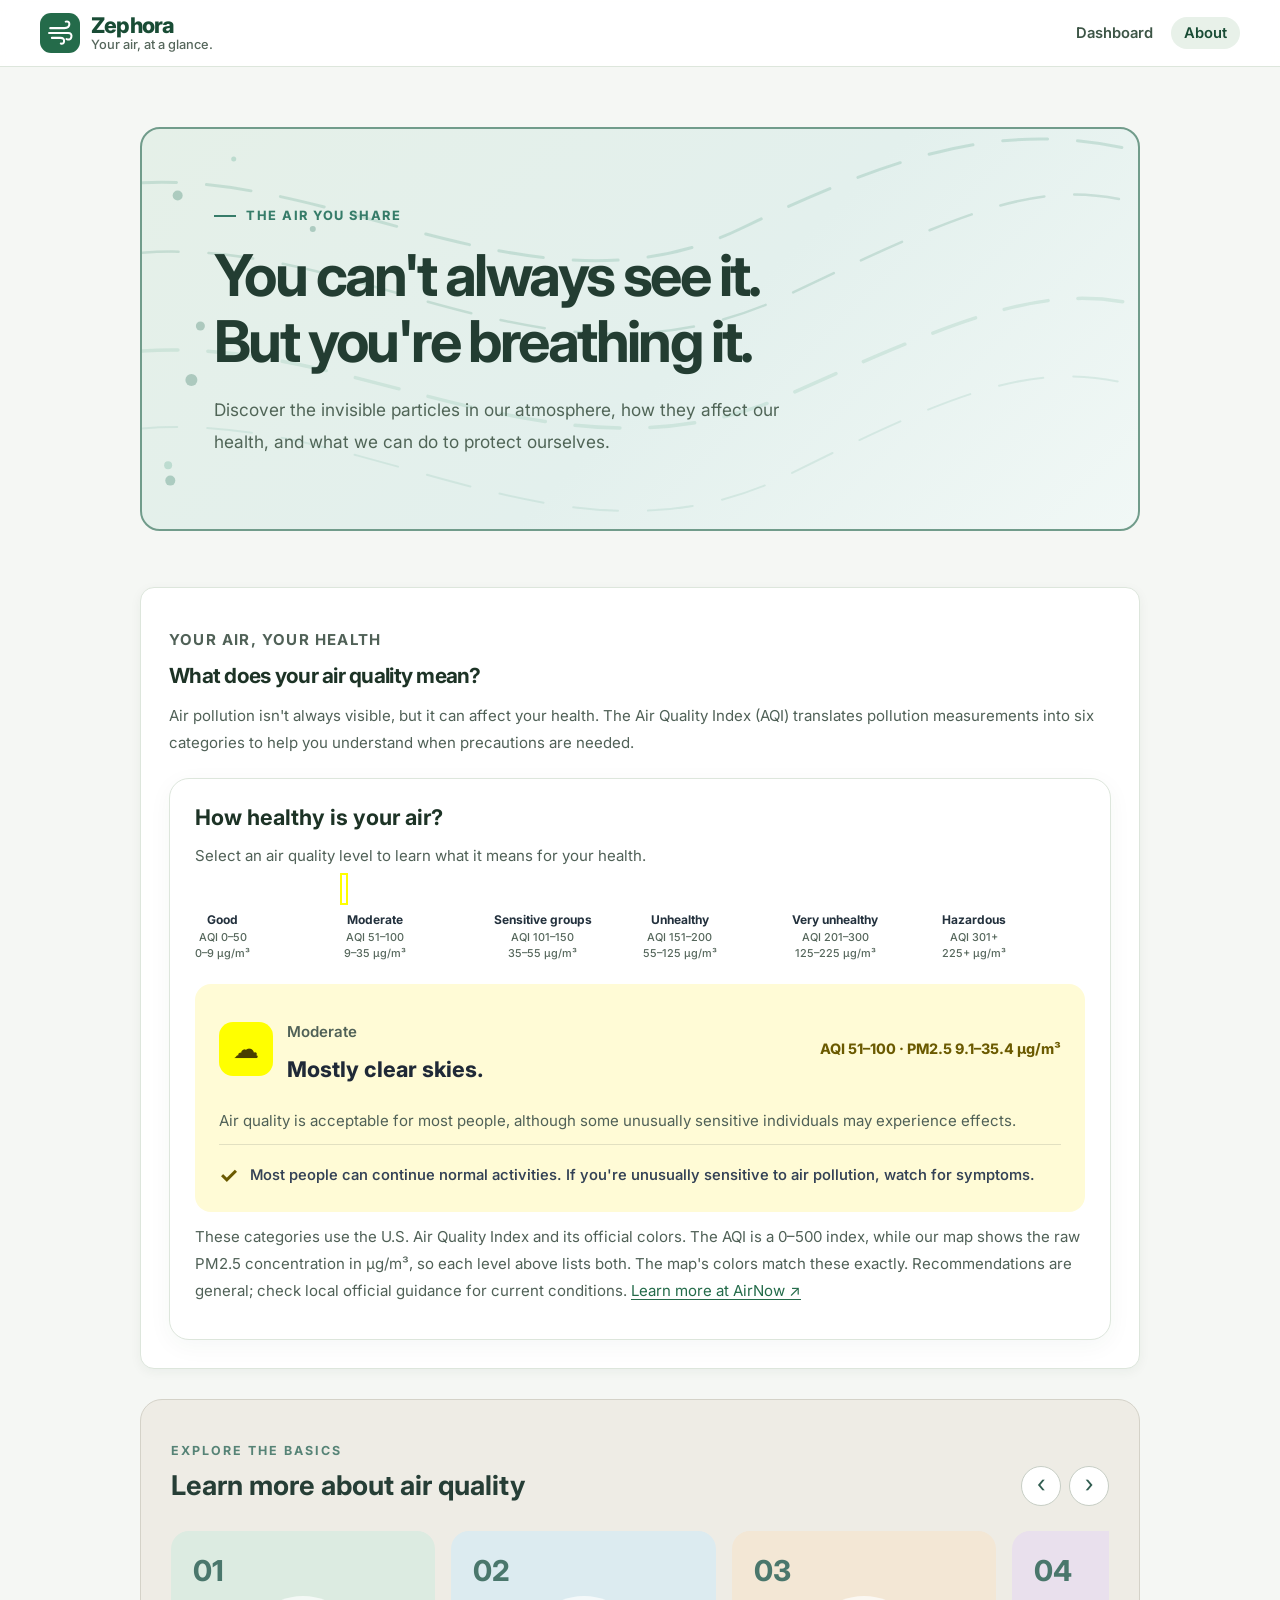
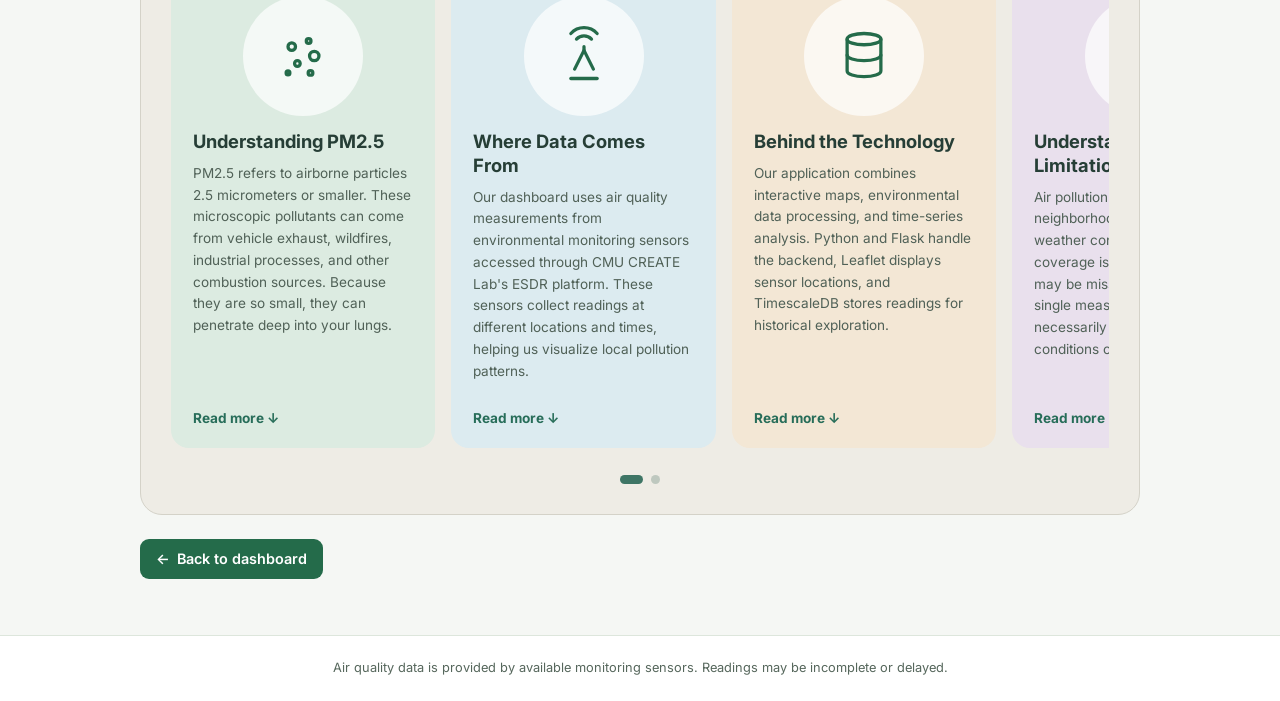
<file: about.html>
<!doctype html>
<html lang="en">
  <head>
    <meta charset="UTF-8" />
    <meta name="viewport" content="width=device-width, initial-scale=1.0" />
    <meta name="theme-color" content="#f5f7f4" />
    <meta
      name="description"
      content="Learn about PM2.5, how air quality is measured, and how to read the Zephora dashboard."
    />

    <title>About | Zephora</title>

    <link
      rel="icon"
      href="data:image/svg+xml,%3Csvg xmlns='http://www.w3.org/2000/svg' viewBox='0 0 64 64'%3E%3Crect width='64' height='64' rx='16' fill='%23246b4a'/%3E%3Cg fill='none' stroke='%23fff' stroke-width='5' stroke-linecap='round'%3E%3Cpath d='M10 22 H41 Q51 22 51 14 Q51 7 43 9'/%3E%3Cpath d='M8 33 H48 Q56 33 55 41 Q54 48 46 45'/%3E%3Cpath d='M14 44 H31'/%3E%3C/g%3E%3C/svg%3E"
    />

    <link rel="preconnect" href="https://fonts.googleapis.com" />
    <link rel="preconnect" href="https://fonts.gstatic.com" crossorigin />
    <link
      rel="stylesheet"
      href="https://fonts.googleapis.com/css2?family=Inter:wght@400;500;600;700;800&display=swap"
    />

    <!-- Shared Zephora styles (colors, header, footer) -->
    <link rel="stylesheet" href="css/styles.css" />

    <style>
        h1, h2, h3 { line-height: 1.25; }

        /* About page layout */
        .about-main {
          width: min(100% - 2.5rem, 1000px);
          margin: 0 auto;
          padding: 2.5rem 0 3.5rem;
        }

        .about-intro {
          margin-bottom: 2rem;
          padding: 2rem;
          background: var(--green-light);
          border: 1px solid #d8e7d9;
          border-radius: var(--radius);
        }

        .eyebrow {
          margin: 0 0 0.65rem;
          color: var(--green);
          font-size: 0.8rem;
          font-weight: 700;
          letter-spacing: 0.08em;
          text-transform: uppercase;
        }

        .about-intro h2 {
          max-width: 700px;
          margin: 0;
          font-size: clamp(2rem, 5vw, 3rem);
          line-height: 1.12;
          letter-spacing: -0.055em;
        }

        .about-intro > p:last-child {
          max-width: 700px;
          margin: 1rem 0 0;
          color: #506557;
          font-size: 1rem;
          line-height: 1.8;
        }

        .about-section {
          margin-top: 1.25rem;
          padding: 1.75rem;
          background: var(--surface);
          border: 1px solid var(--border);
          border-radius: var(--radius);
          box-shadow: var(--shadow);
          scroll-margin-top: 1.5rem;
        }

        .about-section h2 {
          margin: 0 0 0.8rem;
          font-size: 1.3rem;
          letter-spacing: -0.035em;
        }

        .about-section h3 {
          margin: 1.5rem 0 0.5rem;
          font-size: 1rem;
        }

        .about-section p,
        .about-section li {
          color: #506157;
          font-size: 0.94rem;
          line-height: 1.8;
        }

        .about-section p {
          margin: 0.65rem 0;
        }

        .about-section ul,
        .about-section ol {
          padding-left: 1.35rem;
        }

        .about-section li + li {
          margin-top: 0.4rem;
        }

        .about-section a {
          color: var(--green);
          text-underline-offset: 3px;
        }

        .about-section a:hover {
          color: var(--green-dark);
        }

        .about-grid {
          display: grid;
          grid-template-columns: repeat(2, minmax(0, 1fr));
          gap: 1rem;
          margin-top: 1rem;
        }

        .about-note {
          padding: 1rem;
          background: #f8faf7;
          border: 1px solid var(--border);
          border-radius: 10px;
        }

        .about-note h3 {
          margin: 0 0 0.45rem;
        }

        .about-note p {
          margin: 0;
          font-size: 0.88rem;
        }

        .about-back {
          display: inline-flex;
          align-items: center;
          gap: 0.45rem;
          margin-top: 1.5rem;
          padding: 0.7rem 1rem;
          color: white;
          background: var(--green);
          border-radius: 9px;
          font-size: 0.9rem;
          font-weight: 600;
          text-decoration: none;
        }

        .about-back:hover {
          background: var(--green-dark);
        }

        @media (max-width: 650px) {
          .about-main {
            width: calc(100% - 2rem);
            padding: 1.25rem 0 2rem;
          }

          .about-intro,
          .about-section {
            padding: 1.2rem;
          }

          .about-grid {
            grid-template-columns: 1fr;
          }
        }
      </style>
  </head>

  <body>
    <header class="site-header">
      <div class="header-content">
        <a class="site-brand" href="/" aria-label="Zephora home">
          <span class="brand-mark" aria-hidden="true">
            <svg viewBox="0 0 64 64" fill="none" stroke="#ffffff" stroke-width="5" stroke-linecap="round">
              <path d="M8 20 H43 Q55 20 55 10 Q55 2 46 4" />
              <path d="M5 32 H52 Q62 32 60 42 Q58 51 48 47" />
              <path d="M12 44 H33 Q43 44 42 53 Q41 60 34 58" />
            </svg>
          </span>
          <span class="brand-text">
            <span class="brand-name">Zephora</span>
            <span class="brand-tagline">Your air, at a glance.</span>
          </span>
        </a>

        <nav class="site-nav" aria-label="Main navigation">
          <a href="/">Dashboard</a>
          <a href="about.html" aria-current="page">About</a>
        </nav>
      </div>
    </header>

    <main class="about-main">
      <!-- ANIMATED ABOUT PAGE HERO -->

      <style>
        /* Move the page content closer to the header */
        .about-main {
          padding-top: 0.75rem !important;
        }

        .air-hero {
          position: relative;
          overflow: hidden;
          isolation: isolate;
          min-height: 390px;
          margin: 3rem 0 2rem;
          padding: clamp(2.5rem, 6vw, 4.5rem);

          background: linear-gradient(
            135deg,
            #e5f0e8 0%,
            #e3f0ed 55%,
            #f1f8f6 100%
          );

          border: 2px solid #719c8b;
          border-radius: 20px;

          display: flex;
          align-items: center;
        }

        .air-hero-content {
          position: relative;
          z-index: 2;
          max-width: 740px;
          animation: heroFadeIn 0.9s ease-out both;
        }

        .air-hero-label {
          display: inline-flex;
          align-items: center;
          gap: 10px;
          margin-bottom: 20px;

          color: #367c69;
          font-size: 0.8rem;
          font-weight: 750;
          letter-spacing: 0.12em;
          text-transform: uppercase;
        }

        .air-hero-label::before {
          content: "";
          width: 22px;
          height: 2px;
          background: #367c69;
        }

        .air-hero h1 {
          color: #233d32;
          font-size: clamp(2.2rem, 5vw, 3.6rem);
          line-height: 1.14;
          letter-spacing: -0.045em;
          margin: 0 0 20px;
          max-width: 700px;
        }

        .air-hero-description {
          color: #506557;
          font-size: 1.08rem;
          line-height: 1.8;
          max-width: 570px;
          margin: 0;
        }

        /* Wind animation layer */
        .air-hero-art {
          opacity: 0.5;
          position: absolute;
          inset: 0;
          width: 100%;
          height: 100%;
          z-index: 0;
          pointer-events: none;
        }

        .wind-line {
          fill: none;
          stroke: #78b5a0;
          stroke-width: 3;
          stroke-linecap: round;
          stroke-dasharray: 45 30;
          opacity: 0.6;

          animation: movingWind 9s linear infinite;
        }

        .wind-line.second {
          stroke: #569981;
          stroke-width: 2.5;
          opacity: 0.45;
          animation-duration: 13s;
          animation-direction: reverse;
        }

        .wind-line.third {
          stroke: #91c5b0;
          stroke-width: 3.5;
          opacity: 0.55;
          animation-duration: 7s;
        }

        .wind-line.fourth {
          stroke: #a2cdc0;
          stroke-width: 2;
          opacity: 0.6;
          animation-duration: 17s;
        }

        /* Additional motion for the entire wind paths */
        .wind-group {
          animation: windDrift 7s ease-in-out infinite alternate;
        }

        .wind-group.lower {
          animation-duration: 11s;
          animation-delay: -3s;
        }

        .air-particle {
          fill: #397f69;
          opacity: 0.65;
        }

        .air-particle.light {
          fill: #7cb9a5;
          opacity: 0.75;
        }

        .air-particle.dark {
          fill: #2c6e59;
          opacity: 0.6;
        }

        /* Tiny particle pulsing effect */
        .particle-pulse {
          transform-box: fill-box;
          transform-origin: center;
          animation: particlePulse 3s ease-in-out infinite alternate;
        }

        .particle-pulse.slow {
          animation-duration: 5s;
        }

        .particle-pulse.fast {
          animation-duration: 2s;
        }

        @keyframes movingWind {
          from {
            stroke-dashoffset: 0;
          }
          to {
            stroke-dashoffset: -300;
          }
        }

        @keyframes windDrift {
          from {
            transform: translateX(-25px) translateY(-8px);
          }
          to {
            transform: translateX(30px) translateY(12px);
          }
        }

        @keyframes particlePulse {
          from {
            transform: scale(0.65);
            opacity: 0.35;
          }
          to {
            transform: scale(1.3);
            opacity: 0.85;
          }
        }

        @keyframes heroFadeIn {
          from {
            opacity: 0;
            transform: translateY(16px);
          }
          to {
            opacity: 1;
            transform: translateY(0);
          }
        }

        @media (max-width: 650px) {
          .about-main {
            padding-top: 0.5rem !important;
          }

          .air-hero {
            min-height: 340px;
            padding: 2rem 1.5rem;
          }

          .air-hero-description {
            font-size: 0.96rem;
          }

          .air-hero-art {
            opacity: 0.55;
          }
        }

        @media (prefers-reduced-motion: reduce) {
          .air-hero-content,
          .wind-line,
          .wind-group,
          .particle-pulse {
            animation: none !important;
          }
        }
      </style>

      <section class="air-hero" aria-labelledby="airHeroTitle">
        <svg
          class="air-hero-art"
          viewBox="0 0 1000 400"
          preserveAspectRatio="xMidYMid slice"
          aria-hidden="true"
        >
          <!-- MOVING WIND LINES -->

          <g class="wind-group">
            <path
              class="wind-line"
              d="M -150 100
           C 100 -50, 350 220, 600 100
           S 950 -20, 1200 100"
            />

            <path
              class="wind-line second"
              d="M -150 165
           C 150 20, 360 305, 650 165
           S 950 40, 1200 165"
            />
          </g>

          <g class="wind-group lower">
            <path
              class="wind-line third"
              d="M -150 265
           C 130 120, 370 390, 650 265
           S 960 135, 1200 265"
            />

            <path
              class="wind-line fourth"
              d="M -150 345
           C 140 190, 380 480, 650 345
           S 950 220, 1200 345"
            />
          </g>

          <!-- FLOATING PARTICLES AT DIFFERENT SPEEDS -->

          <!-- Particle 1: slow -->
          <circle class="air-particle" r="5">
            <animateMotion
              dur="19s"
              repeatCount="indefinite"
              path="M -40 80 C 250 10, 500 180, 1050 60"
            />
          </circle>

          <!-- Particle 2: faster -->
          <circle class="air-particle light" r="3.5">
            <animateMotion
              dur="9s"
              repeatCount="indefinite"
              path="M -30 180 C 260 80, 700 270, 1050 155"
            />
          </circle>

          <!-- Particle 3: medium -->
          <circle class="air-particle dark" r="6">
            <animateMotion
              dur="14s"
              repeatCount="indefinite"
              path="M -50 290 C 240 130, 650 390, 1050 260"
            />
          </circle>

          <!-- Particle 4: very slow -->
          <circle class="air-particle light" r="4">
            <animateMotion
              dur="25s"
              repeatCount="indefinite"
              path="M -30 350 C 350 245, 650 470, 1050 330"
            />
          </circle>

          <!-- Particle 5: fast -->
          <circle class="air-particle" r="3">
            <animateMotion
              dur="7s"
              repeatCount="indefinite"
              path="M -40 120 C 300 40, 650 230, 1050 115"
            />
          </circle>

          <!-- Particle 6 -->
          <circle class="air-particle dark" r="4.5">
            <animateMotion
              dur="16s"
              repeatCount="indefinite"
              path="M -30 220 C 300 105, 680 345, 1050 200"
            />
          </circle>

          <!-- Particle 7 -->
          <circle class="air-particle light" r="2.5">
            <animateMotion
              dur="11s"
              repeatCount="indefinite"
              path="M -40 55 C 270 -40, 710 140, 1050 45"
            />
          </circle>

          <!-- Particle 8 -->
          <circle class="air-particle" r="5">
            <animateMotion
              dur="22s"
              repeatCount="indefinite"
              path="M -35 370 C 280 260, 740 440, 1050 355"
            />
          </circle>
        </svg>

        <!-- HERO CONTENT -->

        <div class="air-hero-content">
          <div class="air-hero-label">THE AIR YOU SHARE</div>

          <h1 id="airHeroTitle">
            You can't always see it.<br />
            But you're breathing it.
          </h1>

          <p class="air-hero-description">
            Discover the invisible particles in our atmosphere, how they affect
            our health, and what we can do to protect ourselves.
          </p>
        </div>
      </section>

      <!-- END ANIMATED HERO -->

      <!-- ============================= -->
      <!-- INTERACTIVE AIR QUALITY GUIDE -->
      <!-- ============================= -->

      <!-- #style n shiiii  -->
      <style>
        .aqi-guide {
          margin-top: 3.5rem;
        }

        .aqi-widget {
          background: #ffffff;
          border: 1px solid var(--border, #dce5ea);
          border-radius: 20px;
          padding: 25px;
          margin-top: 22px;
          box-shadow: 0 6px 24px rgba(30, 60, 50, 0.045);
        }

        .aqi-widget h3 {
          margin: 0 0 6px;
          font-size: 1.35rem;
        }

        .aqi-subtitle {
          color: var(--muted, #5e6c77);
          font-size: 0.92rem;
          margin-bottom: 23px;
        }

        .aqi-bar {
          display: grid;
          grid-template-columns: repeat(6, minmax(0, 1fr));
          gap: 6px;
          margin-bottom: 24px;
        }

        .aqi-option {
          display: flex;
          flex-direction: column;
          justify-content: flex-start;
          cursor: pointer;
          background: transparent;
          border: none;
          padding: 0;
          font: inherit;
          color: var(--text, #23313d);
          min-width: 0;
          text-align: center;
        }

        .aqi-color {
          display: block;
          height: 24px;
          background: var(--level-color);
          border-radius: 5px;
          transition:
            transform 0.2s,
            box-shadow 0.2s;
        }

        .aqi-option:hover .aqi-color {
          transform: translateY(-3px);
        }

        .aqi-option[aria-pressed="true"] .aqi-color {
          box-shadow:
            0 0 0 2px white,
            0 0 0 4px var(--level-color);
          transform: translateY(-2px);
        }

        .aqi-range {
          display: block;
          margin-top: 9px;
          font-size: 0.75rem;
          font-weight: 700;
          line-height: 1.3;
        }

        .aqi-range small {
          display: block;
          margin-top: 2px;
          color: var(--text-muted);
          font-size: 0.68rem;
          font-weight: 500;
        }

        .aqi-color {
          box-shadow: inset 0 0 0 1px rgba(0, 0, 0, 0.18);
        }

        .aqi-details {
          background: #fde8e8;
          border-radius: 16px;
          padding: 24px;
          transition: background-color 0.25s;
        }

        .aqi-details-header {
          display: flex;
          justify-content: space-between;
          align-items: center;
          gap: 15px;
          margin-bottom: 18px;
        }

        .aqi-heading-group {
          display: flex;
          gap: 14px;
          align-items: center;
        }

        .aqi-icon {
          display: flex;
          align-items: center;
          justify-content: center;
          width: 54px;
          height: 54px;
          flex-shrink: 0;
          border-radius: 14px;
          background: #d44d50;
          color: white;
          font-size: 26px;
        }

        .aqi-category {
          font-size: 0.82rem;
          font-weight: 600;
          color: #475569;
          margin: 0 0 3px;
        }

        .aqi-headline {
          font-size: clamp(1.25rem, 3vw, 1.65rem);
          font-weight: 750;
          color: #1f2937;
          line-height: 1.25;
          margin: 0;
        }

        .aqi-number {
          font-size: 0.9rem;
          font-weight: 750;
          color: #d44d50;
          white-space: nowrap;
        }

        .aqi-description {
          font-size: 0.95rem;
          line-height: 1.7;
          color: #334155;
          margin-bottom: 18px;
        }

        .aqi-advice {
          border-top: 1px solid rgba(60, 70, 75, 0.15);
          padding-top: 17px;
          display: flex;
          gap: 12px;
          align-items: center;
        }

        .aqi-check {
          color: #d44d50;
          font-size: 22px;
          font-weight: bold;
          flex-shrink: 0;
        }

        .aqi-advice p {
          margin: 0;
          color: #334155;
          line-height: 1.6;
          font-size: 0.92rem;
          font-weight: 550;
        }

        .aqi-footnote {
          color: var(--muted, #5e6c77);
          font-size: 0.79rem;
          line-height: 1.6;
          margin-top: 17px;
        }

        @media (max-width: 600px) {
          .aqi-widget {
            padding: 16px;
          }

          .aqi-bar {
            gap: 4px;
          }

          .aqi-color {
            height: 19px;
          }

          /* Six columns is too tight on a phone: use 3 x 2 */
          .aqi-bar {
            grid-template-columns: repeat(3, minmax(0, 1fr));
            row-gap: 14px;
          }

          .aqi-range {
            font-size: 0.72rem;
          }

          .aqi-details {
            padding: 17px;
          }

          .aqi-details-header {
            align-items: flex-start;
            flex-wrap: wrap;
          }

          .aqi-number {
            white-space: normal;
          }

          .aqi-icon {
            width: 42px;
            height: 42px;
            font-size: 20px;
          }

          .aqi-number {
            font-size: 0.72rem;
          }
        }
      </style>

      <section class="about-section aqi-guide" id="aqi-guide">
        <p class="eyebrow">Your air, your health</p>
        <h2>What does your air quality mean?</h2>

        <p>
          Air pollution isn't always visible, but it can affect your health. The
          Air Quality Index (AQI) translates pollution measurements into six
          categories to help you understand when precautions are needed.
        </p>

        <div class="aqi-widget">
          <h3>How healthy is your air?</h3>
          <p class="aqi-subtitle">
            Select an air quality level to learn what it means for your health.
          </p>

          <!-- aqi scale with pretty colors! clickabe ofc -->
          <div class="aqi-bar" role="group" aria-label="Air quality levels">
            <button
              class="aqi-option"
              style="--level-color: #00e400"
              data-level="0"
              aria-pressed="false"
            >
              <span class="aqi-color"></span>
              <span class="aqi-range">Good<small>AQI 0–50</small><small>0–9 µg/m³</small></span>
            </button>

            <button
              class="aqi-option"
              style="--level-color: #ffff00"
              data-level="1"
              aria-pressed="false"
            >
              <span class="aqi-color"></span>
              <span class="aqi-range">Moderate<small>AQI 51–100</small><small>9–35 µg/m³</small></span>
            </button>

            <button
              class="aqi-option"
              style="--level-color: #ff7e00"
              data-level="2"
              aria-pressed="false"
            >
              <span class="aqi-color"></span>
              <span class="aqi-range">Sensitive groups<small>AQI 101–150</small><small>35–55 µg/m³</small></span>
            </button>

            <button
              class="aqi-option"
              style="--level-color: #ff0000"
              data-level="3"
              aria-pressed="true"
            >
              <span class="aqi-color"></span>
              <span class="aqi-range">Unhealthy<small>AQI 151–200</small><small>55–125 µg/m³</small></span>
            </button>

            <button
              class="aqi-option"
              style="--level-color: #8f3f97"
              data-level="4"
              aria-pressed="false"
            >
              <span class="aqi-color"></span>
              <span class="aqi-range">Very unhealthy<small>AQI 201–300</small><small>125–225 µg/m³</small></span>
            </button>

            <button
              class="aqi-option"
              style="--level-color: #7e0023"
              data-level="5"
              aria-pressed="false"
            >
              <span class="aqi-color"></span>
              <span class="aqi-range">Hazardous<small>AQI 301+</small><small>225+ µg/m³</small></span>
            </button>
          </div>

          <!-- changing da card -->
          <div class="aqi-details" id="aqiDetails" aria-live="polite">
            <div class="aqi-details-header">
              <div class="aqi-heading-group">
                <div class="aqi-icon" id="aqiIcon" aria-hidden="true">⚠</div>

                <div>
                  <p class="aqi-category" id="aqiCategory">Unhealthy</p>
                  <h3 class="aqi-headline" id="aqiHeadline">
                    Your lungs need a break.
                  </h3>
                </div>
              </div>

              <span class="aqi-number" id="aqiNumber"> AQI 151–200 </span>
            </div>

            <p class="aqi-description" id="aqiDescription">
              Health effects become more likely for everyone, especially people
              with heart or lung conditions.
            </p>

            <div class="aqi-advice">
              <span class="aqi-check" id="aqiCheck" aria-hidden="true">✓</span>
              <p id="aqiAdvice">
                Reduce prolonged outdoor exertion. Sensitive groups should avoid
                prolonged or strenuous outdoor activity.
              </p>
            </div>
          </div>

          <p class="aqi-footnote">
            These categories use the U.S. Air Quality Index and its official
            colors. The AQI is a 0–500 index, while our map shows the raw PM2.5
            concentration in µg/m³, so each level above lists both. The map's
            colors match these exactly. Recommendations are general; check local
            official guidance for current conditions.
            <a
              href="https://www.airnow.gov/aqi/aqi-basics/"
              target="_blank"
              rel="noopener noreferrer"
            >
              Learn more at AirNow ↗
            </a>
          </p>
        </div>
      </section>

      <script>
        // style and info abt air on the little card, taken from the US EPA AQI guide which is totes awesome btw
        const aqiLevels = [
          {
            category: "Good",
            range: "0–50",
            headline: "Breathe easy.",
            description:
              "Air quality is satisfactory, and air pollution poses little or no risk.",
            advice:
              "Enjoy your usual outdoor activities. It's a great day for a walk, run, or picnic!",
            color: "#1d6b25",
            background: "#e4f8e5",
            fill: "#00e400",
            onFill: "#123d17",
            pm: "0–9.0",
            icon: "☀",
          },
          {
            category: "Moderate",
            range: "51–100",
            headline: "Mostly clear skies.",
            description:
              "Air quality is acceptable for most people, although some unusually sensitive individuals may experience effects.",
            advice:
              "Most people can continue normal activities. If you're unusually sensitive to air pollution, watch for symptoms.",
            color: "#6b5a00",
            background: "#fffbd6",
            fill: "#ffff00",
            onFill: "#4a3f00",
            pm: "9.1–35.4",
            icon: "☁",
          },
          {
            category: "Unhealthy for Sensitive Groups",
            range: "101–150",
            headline: "Take it a little easier.",
            description:
              "Sensitive groups, including children, older adults, and people with heart or lung conditions, face greater risks.",
            advice:
              "Sensitive groups should reduce prolonged or strenuous outdoor activity. Others can generally continue normal activities.",
            color: "#9a4600",
            background: "#ffefe0",
            fill: "#ff7e00",
            onFill: "#3d1c00",
            pm: "35.5–55.4",
            icon: "♡",
          },
          {
            category: "Unhealthy",
            range: "151–200",
            headline: "Your lungs need a break.",
            description:
              "Health effects become more likely for everyone, especially people with heart or lung conditions.",
            advice:
              "Reduce prolonged outdoor exertion. Sensitive groups should avoid prolonged or strenuous outdoor activity.",
            color: "#b0001a",
            background: "#ffe6e6",
            fill: "#ff0000",
            onFill: "#ffffff",
            pm: "55.5–125.4",
            icon: "⚠",
          },
          {
            category: "Very Unhealthy",
            range: "201–300",
            headline: "Keep your exposure low.",
            description:
              "This level represents a health alert. The risk of health effects is increased for everyone.",
            advice:
              "Avoid strenuous outdoor activities and spend more time in cleaner indoor air. Consider using a HEPA air cleaner.",
            color: "#74307b",
            background: "#f4e7f5",
            fill: "#8f3f97",
            onFill: "#ffffff",
            pm: "125.5–225.4",
            icon: "⌂",
          },
          {
            category: "Hazardous",
            range: "301+",
            headline: "The air is dangerous.",
            description:
              "Emergency-level pollution conditions can affect everyone, including healthy individuals.",
            advice:
              "Avoid outdoor physical activity and stay in filtered indoor air. For heavy particle pollution, if you must go outside, a properly fitted N95 respirator can help reduce exposure.",
            color: "#7e0023",
            background: "#f7e1e7",
            fill: "#7e0023",
            onFill: "#ffffff",
            pm: "225.5+",
            icon: "!",
          },
        ];

        // updates when color clicked
        const aqiButtons = document.querySelectorAll(".aqi-option");

        function selectAqiLevel(index) {
          const level = aqiLevels[index];

          document.getElementById("aqiCategory").textContent = level.category;

          document.getElementById("aqiNumber").textContent =
            "AQI " + level.range + " · PM2.5 " + level.pm + " µg/m³";

          document.getElementById("aqiHeadline").textContent = level.headline;

          document.getElementById("aqiDescription").textContent =
            level.description;

          document.getElementById("aqiAdvice").textContent = level.advice;

          document.getElementById("aqiIcon").textContent = level.icon;

          document.getElementById("aqiDetails").style.backgroundColor =
            level.background;

          // Icon uses the official EPA color; text elsewhere uses a darker,
          // readable shade of the same hue.
          document.getElementById("aqiIcon").style.backgroundColor =
            level.fill;
          document.getElementById("aqiIcon").style.color = level.onFill;

          document.getElementById("aqiNumber").style.color = level.color;

          document.getElementById("aqiCheck").style.color = level.color;

          aqiButtons.forEach((button, buttonIndex) => {
            button.setAttribute("aria-pressed", String(buttonIndex === index));
          });
        }

        aqiButtons.forEach((button) => {
          button.addEventListener("click", () => {
            selectAqiLevel(Number(button.dataset.level));
          });
        });

        //we can set our default to anything its just set to 1 aka safe for now
        selectAqiLevel(1);
      </script>

      <!-- END OF INTERACTIVE AIR QUALITY GUIDE -->

      <!--info carousel w pretty colors, mayb add cuter icons rn ts is emojis -->

      <style>
        .learn-carousel {
          margin-top: 30px;
          padding: 30px;
          background: #eeece5;
          border: 1px solid #d4d2c8;
          border-radius: 22px;
        }

        .learn-header {
          display: flex;
          justify-content: space-between;
          align-items: center;
          gap: 15px;
          margin-bottom: 20px;
        }

        .learn-carousel h2 {
          margin: 0;
          color: #263e36;
          font-size: 1.7rem;
        }

        .learn-label {
          color: #568376;
          font-size: 0.78rem;
          font-weight: 700;
          letter-spacing: 2px;
          margin-bottom: 8px;
        }

        .learn-arrows {
          display: flex;
          gap: 8px;
        }

        .learn-arrows button {
          width: 40px;
          height: 40px;
          padding: 0;
          display: flex;
          align-items: center;
          justify-content: center;

          border-radius: 50%;
          border: 1px solid #c7cec5;
          background: white;
          color: #315d50;
          font-size: 24px;
          line-height: 1;
          cursor: pointer;
        }

        #learnPrev,
        #learnNext {
          padding-bottom: 3px;
        }

        .learn-arrows button:hover {
          background: #315d50;
          color: white;
        }

        .learn-track {
          display: flex;
          gap: 16px;
          overflow-x: auto;
          scroll-snap-type: x mandatory;
          scroll-behavior: smooth;
          scrollbar-width: none;
          padding: 5px 2px 12px;
        }

        .learn-track::-webkit-scrollbar {
          display: none;
        }

        .learn-card {
          flex: 0 0 calc((100% - 48px) / 3.35);
          scroll-snap-align: start;
          border-radius: 18px;
          padding: 22px;
          min-height: 335px;
          display: flex;
          flex-direction: column;
          color: #263e36;
        }

        .learn-card:nth-child(1) {
          background: #dcebe1;
        }
        .learn-card:nth-child(2) {
          background: #dcebf0;
        }
        .learn-card:nth-child(3) {
          background: #f3e7d5;
        }
        .learn-card:nth-child(4) {
          background: #e9e0ed;
        }
        .learn-card:nth-child(5) {
          background: #f3e4e1;
        }
        .learn-card:nth-child(6) {
          background: #e3ebdd;
        }

        .learn-number {
          font-size: 1.8rem;
          font-weight: 750;
          color: #4a776c;
        }

        .learn-illustration {
          align-self: center;
          display: flex;
          align-items: center;
          justify-content: center;
          width: 120px;
          height: 120px;
          margin: 8px 0 14px;
          border-radius: 50%;
          background: rgba(255, 255, 255, 0.7);
          font-size: 64px;
        }

        .learn-card h3 {
          margin: 0 0 9px;
          font-size: 1.15rem;
          color: #263e36;
          line-height: 1.3;
        }

        .learn-card p {
          font-size: 0.85rem;
          line-height: 1.6;
          color: #506157;
          margin: 0 0 15px;
        }

        .learn-card a {
          margin-top: auto;
          color: #276d59;
          font-size: 0.85rem;
          font-weight: 700;
          text-decoration: none;
        }

        .learn-card a:hover {
          text-decoration: underline;
        }

        .learn-dots {
          display: flex;
          justify-content: center;
          gap: 8px;
          margin-top: 15px;
        }

        .learn-dot {
          width: 9px;
          height: 9px;
          padding: 0;
          border-radius: 50%;
          border: none;
          background: #bec8bf;
          cursor: pointer;
        }

        .learn-dot.active {
          background: #3e7565;
          width: 23px;
          border-radius: 8px;
        }

        @media (max-width: 750px) {
          .learn-carousel {
            padding: 20px;
          }
          .learn-card {
            flex-basis: 65%;
          }
          .learn-carousel h2 {
            font-size: 1.3rem;
          }
          .learn-illustration {
            width: 100px;
            height: 100px;
            font-size: 54px;
          }
        }

        @media (prefers-reduced-motion: reduce) {
          .learn-track {
            scroll-behavior: auto;
          }
        }

        /* read more */
        .learn-more {
          margin-top: auto;
          padding: 0;
          background: none;
          border: none;
          color: #276d59;
          font: inherit;
          font-size: 0.85rem;
          font-weight: 700;
          text-align: left;
          cursor: pointer;
        }

        .learn-more:hover {
          text-decoration: underline;
        }

        /* Expanded information panel */
        .learn-expanded {
          position: relative;
          margin-top: 22px;
          padding: 27px;
          background: #ffffff;
          border: 1px solid #c7d6cd;
          border-radius: 18px;
          color: #435c50;
          line-height: 1.75;
          animation: learnAppear 0.3s ease;
        }

        .learn-expanded[hidden] {
          display: none;
        }

        .learn-expanded h3 {
          margin: 0 40px 15px 0;
          font-size: 1.4rem;
          color: #263e36;
        }

        .learn-expanded p {
          margin-bottom: 12px;
        }

        .learn-expanded ul {
          padding-left: 22px;
        }

        .learn-expanded li {
          margin-bottom: 9px;
        }

        .learn-close {
          position: absolute;
          top: 15px;
          right: 17px;
          border: none;
          background: #edf3ee;
          color: #315d50;
          border-radius: 50%;
          width: 34px;
          height: 34px;
          font-size: 23px;
          cursor: pointer;
        }

        @keyframes learnAppear {
          from {
            opacity: 0;
            transform: translateY(8px);
          }
          to {
            opacity: 1;
            transform: translateY(0);
          }
        }

        @media (prefers-reduced-motion: reduce) {
          .learn-expanded {
            animation: none;
          }
        }
        /* Make PM2.5 popup boxes more compact */
        .learn-expanded .about-note {
          padding: 12px;
        }

        .learn-expanded .about-grid {
          gap: 10px;
        }

        .learn-expanded .about-note h3 {
          margin-bottom: 5px;
        }

        .learn-expanded .about-note p {
          margin-bottom: 0px;
        }
      </style>

      <section class="learn-carousel" aria-label="Explore air quality topics">
        <p class="learn-label">EXPLORE THE BASICS</p>

        <div class="learn-header">
          <h2>Learn more about air quality</h2>

          <div class="learn-arrows">
            <button type="button" id="learnPrev" aria-label="Previous slide">
              ‹
            </button>
            <button type="button" id="learnNext" aria-label="Next slide">
              ›
            </button>
          </div>
        </div>

        <div class="learn-track" id="learnTrack">
          <article class="learn-card">
            <span class="learn-number">01</span>
            <div class="learn-illustration" aria-hidden="true"><svg viewBox="0 0 64 64" width="60" height="60" fill="none" stroke="#246b4a" stroke-width="3.5" stroke-linecap="round" stroke-linejoin="round"><circle cx="20" cy="22" r="4"/><circle cx="38" cy="16" r="2.5"/><circle cx="44" cy="32" r="5"/><circle cx="26" cy="40" r="3"/><circle cx="16" cy="50" r="2"/><circle cx="40" cy="50" r="2.5"/></svg></div>
            <h3>Understanding PM2.5</h3>
            <p>
              PM2.5 refers to airborne particles 2.5 micrometers or smaller.
              These microscopic pollutants can come from vehicle exhaust,
              wildfires, industrial processes, and other combustion sources.
              Because they are so small, they can penetrate deep into your
              lungs.
            </p>
            <button class="learn-more" data-topic="pm25">Read more ↓</button>
          </article>

          <article class="learn-card">
            <span class="learn-number">02</span>
            <div class="learn-illustration" aria-hidden="true"><svg viewBox="0 0 64 64" width="60" height="60" fill="none" stroke="#246b4a" stroke-width="3.5" stroke-linecap="round" stroke-linejoin="round"><path d="M22 46 L32 26 L42 46"/><path d="M18 56 H46"/><path d="M32 26 V22"/><path d="M24 14 A11 11 0 0 1 40 14"/><path d="M18 8 A19 19 0 0 1 46 8"/></svg></div>
            <h3>Where Data Comes From</h3>
            <p>
              Our dashboard uses air quality measurements from environmental
              monitoring sensors accessed through CMU CREATE Lab's ESDR
              platform. These sensors collect readings at different locations
              and times, helping us visualize local pollution patterns.
            </p>
            <button class="learn-more" data-topic="data">Read more ↓</button>
          </article>

          <article class="learn-card">
            <span class="learn-number">03</span>
            <div class="learn-illustration" aria-hidden="true"><svg viewBox="0 0 64 64" width="60" height="60" fill="none" stroke="#246b4a" stroke-width="3.5" stroke-linecap="round" stroke-linejoin="round"><ellipse cx="32" cy="14" rx="18" ry="6"/><path d="M14 14 V48 C14 51.3 22 54 32 54 C42 54 50 51.3 50 48 V14"/><path d="M14 31 C14 34.3 22 37 32 37 C42 37 50 34.3 50 31"/></svg></div>
            <h3>Behind the Technology</h3>
            <p>
              Our application combines interactive maps, environmental data
              processing, and time-series analysis. Python and Flask handle the
              backend, Leaflet displays sensor locations, and TimescaleDB stores
              readings for historical exploration.
            </p>
            <button class="learn-more" data-topic="tech">Read more ↓</button>
          </article>

          <article class="learn-card">
            <span class="learn-number">04</span>
            <div class="learn-illustration" aria-hidden="true"><svg viewBox="0 0 64 64" width="60" height="60" fill="none" stroke="#246b4a" stroke-width="3.5" stroke-linecap="round" stroke-linejoin="round"><circle cx="28" cy="28" r="15"/><path d="M39 39 L52 52"/><path d="M22 28 H34"/></svg></div>
            <h3>Understanding Limitations</h3>
            <p>
              Air pollution varies across neighborhoods, times, and weather
              conditions. Sensor coverage is uneven, and readings may be missing
              or delayed. A single measurement does not necessarily represent
              the conditions of an entire city.
            </p>
            <button class="learn-more" data-topic="limits">Read more ↓</button>
          </article>

          <article class="learn-card">
            <span class="learn-number">05</span>
            <div class="learn-illustration" aria-hidden="true"><svg viewBox="0 0 64 64" width="60" height="60" fill="none" stroke="#246b4a" stroke-width="3.5" stroke-linecap="round" stroke-linejoin="round"><path d="M32 8 L50 15 V30 C50 42 42 51 32 56 C22 51 14 42 14 30 V15 Z"/><path d="M24 32 L30 38 L41 26"/></svg></div>
            <h3>Using Data Responsibly</h3>
            <p>
              Air quality measurements are useful for identifying pollution
              trends and planning activities. However, readings should be
              interpreted alongside official advisories, particularly during
              wildfires and severe pollution events.
            </p>
            <a
              href="https://www.airnow.gov/"
              target="_blank"
              rel="noopener noreferrer"
            >
              Visit AirNow ↗
            </a>
          </article>

          <article class="learn-card">
            <span class="learn-number">06</span>
            <div class="learn-illustration" aria-hidden="true"><svg viewBox="0 0 64 64" width="60" height="60" fill="none" stroke="#246b4a" stroke-width="3.5" stroke-linecap="round" stroke-linejoin="round"><circle cx="32" cy="32" r="22"/><path d="M10 32 H54"/><path d="M32 10 C24 18 24 46 32 54"/><path d="M32 10 C40 18 40 46 32 54"/></svg></div>
            <h3>Explore Further</h3>
            <p>
              Air pollution affects communities around the world. Explore how
              exposure contributes to environmental health challenges, learn
              about international air quality guidelines, and discover ways to
              reduce exposure.
            </p>

            <p>
              <a
                href="https://leafletjs.com/"
                target="_blank"
                rel="noopener noreferrer"
              >
                Leaflet ↗
              </a>
              — Open-source interactive maps, markers, and map controls.
            </p>
            <a
              href="https://www.who.int/health-topics/air-pollution"
              target="_blank"
              rel="noopener noreferrer"
            >
              Explore WHO ↗
            </a>
          </article>
        </div>

        <div
          class="learn-dots"
          id="learnDots"
          aria-label="Carousel navigation"
        ></div>

        <!-- info card that expands on click -->
        <div class="learn-expanded" id="learnExpanded" hidden>
          <button
            class="learn-close"
            id="learnClose"
            aria-label="Close information"
          >
            ×
          </button>
          <div id="learnExpandedContent"></div>
        </div>
      </section>

      <script>
        const learnTrack = document.getElementById("learnTrack");
        const learnCards = [...learnTrack.children];
        const learnDots = document.getElementById("learnDots");

        function cardStep() {
          return learnCards[1].offsetLeft - learnCards[0].offsetLeft;
        }

        function currentSlide() {
          return Math.round(learnTrack.scrollLeft / cardStep());
        }

        function goToSlide(index) {
          learnTrack.scrollTo({
            left: index * cardStep(),
            behavior: "smooth",
          });
        }

        function updateDots() {
          learnDots.innerHTML = "";

          for (let i = 0; i < 2; i++) {
            const dot = document.createElement("button");

            dot.className =
              "learn-dot" +
              ((learnTrack.scrollLeft >=
              learnTrack.scrollWidth - learnTrack.clientWidth - 10
                ? 1
                : 0) === i
                ? " active"
                : "");

            dot.setAttribute("aria-label", "Go to page " + (i + 1));

            dot.onclick = () => goToSlide(i * 3);

            learnDots.appendChild(dot);
          }
        }

        document.getElementById("learnPrev").onclick = () => {
          goToSlide(0);
        };

        document.getElementById("learnNext").onclick = () => {
          goToSlide(3);
        };

        learnTrack.addEventListener("scroll", updateDots);
        window.addEventListener("resize", updateDots);
        updateDots();

        const learnInfo = {
          pm25: {
            title: "Understanding PM2.5",
            text: `
    <p>
      PM2.5 refers to fine particulate matter with a diameter of 2.5
      micrometers or smaller. These particles can come from sources such as
      vehicle emissions, combustion, smoke, and other activities.
    </p>
    <p>
      Because these particles are small enough to enter deep into the lungs,
      PM2.5 is an important pollutant to monitor. Concentrations can vary
      with weather, emissions, geography, and time.
    </p>

    <div class="about-grid">
          <div class="about-note">
            <h3>What readings tell us</h3>
            <p>
              Measurements provide a snapshot of particulate concentrations at a
              particular monitoring location and time.
            </p>
          </div>

          <div class="about-note">
            <h3>Why location matters</h3>
            <p>
              Nearby sensors may report different values because local
              conditions and sources of pollution vary.
            </p>
          </div>
        </div>
<br>
        <p>
          
          Learn more from the
          <a
            href="https://www.epa.gov/pm-pollution"
            target="_blank"
            rel="noopener noreferrer"
          >
            U.S. Environmental Protection Agency </a
          >.
        </p>
  `,
          },

          data: {
            title: "Where Our Data Comes From",
            text: `
      <p><strong>Environmental Sensor Data Repository</strong></p>
      <p>Our project retrieves sensor information and
      particulate matter measurements through ESDR,
      an environmental data platform developed by
      Carnegie Mellon University's CREATE Lab.</p>

      <p><strong>How the data reaches the dashboard:</strong></p>
      <ul>
        <li>Sensors collect measurements at specific locations.</li>
        <li>ESDR provides access to available sensor data.</li>
        <li>Our backend retrieves and stores readings.</li>
        <li>Hourly summaries help power historical charts.</li>
        <li>The dashboard displays readings on an interactive map.</li>
      </ul>

      <p>Not every sensor reports continuously, and coverage
      differs between locations.</p>
    `,
          },

          tech: {
            title: "Behind the Technology",
            text: `
      <p>Our dashboard combines several technologies:</p>
      <ul>
        <li><strong>HTML, CSS, JavaScript:</strong>
        Build the interactive website.</li>
        <li><strong>Leaflet:</strong>
        Displays sensor locations on a map.</li>
        <li><strong>D3.js:</strong>
        Supports data visualizations.</li>
        <li><strong>Python and Flask:</strong>
        Handle API requests and backend processing.</li>
        <li><strong>PostgreSQL + TimescaleDB:</strong>
        Store and process time-series sensor measurements.</li>
      </ul>

      <p>Continuous aggregates organize measurements
      into hourly and daily summaries, making
      historical data easier to query.</p>
    `,
          },

          limits: {
            title: "Understanding Limitations",
            text: `
      <p>Environmental data is useful, but understanding
      its limitations is essential.</p>

      <ul>
        <li><strong>Uneven coverage:</strong>
        Some areas have many sensors, while others have few.</li>
        <li><strong>Missing data:</strong>
        Sensors may temporarily stop reporting measurements.</li>
        <li><strong>Measurement uncertainty:</strong>
        Sensor quality, calibration, and environmental
        conditions can affect readings.</li>
        <li><strong>Local variation:</strong>
        Nearby locations can experience different pollution
        concentrations.</li>
        <li><strong>Historical gaps:</strong>
        Available historical readings may not cover
        every hour or day.</li>
      </ul>

      <p>Use the dashboard to explore trends rather
      than assuming a single reading describes
      everyone's personal exposure.</p>
    `,
          },
        };

        const expandedPanel = document.getElementById("learnExpanded");

        const expandedContent = document.getElementById("learnExpandedContent");

        let openTopic = null;

        document.querySelectorAll(".learn-more").forEach((button) => {
          button.addEventListener("click", () => {
            const topic = button.dataset.topic;

            // Cclicking same button will close the panel
            if (openTopic === topic) {
              expandedPanel.hidden = true;
              openTopic = null;
              return;
            }

            const info = learnInfo[topic];

            expandedContent.innerHTML = `<h3>${info.title}</h3>${info.text}`;

            expandedPanel.hidden = false;
            openTopic = topic;
          });
        });

        document.getElementById("learnClose").onclick = () => {
          expandedPanel.hidden = true;
          openTopic = null;
        };
      </script>

      <!-- END INFORMATION CAROUSEL -->

      <a class="about-back" href="/">
        <span aria-hidden="true">←</span> Back to dashboard
      </a>
    </main>

    <footer class="site-footer">
      <p>
        Air quality data is provided by available monitoring sensors. Readings
        may be incomplete or delayed.
      </p>
    </footer>
  </body>
</html>
</file>
<file: css/styles.css>
/* =========================================================
   Zephora shared styles
   One palette for every page: calm greens for the interface,
   official US EPA AQI colors for anything that shows air quality.
   ========================================================= */

:root {
    /* Interface greens */
    --green: #246b4a;
    --green-dark: #194c35;
    --green-light: #e8f1e9;
    --green-50: #f3f8f3;

    /* Neutrals */
    --bg: #f5f7f4;
    --surface: #ffffff;
    --ink: #1d3326;
    --text-muted: #56675c;
    --border: #dde6dc;
    --border-strong: #c9d8cc;

    /* Shape */
    --radius: 14px;
    --radius-sm: 9px;
    --shadow: 0 3px 12px rgba(29, 59, 39, 0.05);
    --shadow-lift: 0 10px 28px rgba(29, 59, 39, 0.1);
    --content: 1200px;

    /* US EPA AQI colors.
       fill = the official EPA color (dots, swatches, bars)
       ink  = a darker shade of the same hue that is readable as text
       tint = a pale background of the same hue */
    --aqi-good: #00e400;
    --aqi-good-ink: #1d6b25;
    --aqi-good-tint: #e4f8e5;
    --aqi-moderate: #ffff00;
    --aqi-moderate-ink: #6b5a00;
    --aqi-moderate-tint: #fffbd6;
    --aqi-usg: #ff7e00;
    --aqi-usg-ink: #9a4600;
    --aqi-usg-tint: #ffefe0;
    --aqi-unhealthy: #ff0000;
    --aqi-unhealthy-ink: #b0001a;
    --aqi-unhealthy-tint: #ffe6e6;
    --aqi-very: #8f3f97;
    --aqi-very-ink: #74307b;
    --aqi-very-tint: #f4e7f5;
    --aqi-hazardous: #7e0023;
    --aqi-hazardous-ink: #7e0023;
    --aqi-hazardous-tint: #f7e1e7;
    --aqi-none: #9aa39d;
    --aqi-none-ink: #56675c;
    --aqi-none-tint: #eef1ee;

    font-family: Inter, system-ui, -apple-system, BlinkMacSystemFont, "Segoe UI", sans-serif;
    color: var(--ink);
    background: var(--bg);
    font-synthesis: none;
    text-rendering: optimizeLegibility;
    -webkit-font-smoothing: antialiased;
}

* {
    box-sizing: border-box;
}

html {
    scroll-behavior: smooth;
}

body {
    display: flex;
    flex-direction: column;
    min-height: 100vh;
    margin: 0;
    min-width: 320px;
    background: var(--bg);
}

main {
    flex: 1;
    width: min(100% - 2.5rem, var(--content));
    margin: 0 auto;
    padding: 1.75rem 0 3rem;
}

button,
input,
select {
    font: inherit;
}

button {
    cursor: pointer;
}

a {
    color: var(--green);
    text-underline-offset: 3px;
}

a:hover {
    color: var(--green-dark);
}

:focus-visible {
    outline: 2px solid var(--green);
    outline-offset: 3px;
}

.visually-hidden {
    position: absolute;
    width: 1px;
    height: 1px;
    overflow: hidden;
    clip: rect(0 0 0 0);
    white-space: nowrap;
}

/* =========================
   Shared site header
   ========================= */

.site-header {
    position: sticky;
    top: 0;
    z-index: 1500;
    background: rgba(255, 255, 255, 0.92);
    backdrop-filter: blur(8px);
    border-bottom: 1px solid var(--border);
}

.site-header .header-content {
    display: flex;
    align-items: center;
    justify-content: space-between;
    gap: 1.5rem;
    width: min(100% - 2.5rem, var(--content));
    margin: 0 auto;
    padding: 0.8rem 0;
}

.site-brand {
    display: flex;
    align-items: center;
    gap: 0.7rem;
    color: var(--green-dark);
    text-decoration: none;
}

.brand-mark {
    display: grid;
    place-items: center;
    flex-shrink: 0;
    width: 40px;
    height: 40px;
    border-radius: 11px;
    background: var(--green);
}

.brand-mark svg {
    width: 26px;
    height: 26px;
}

.brand-text {
    display: grid;
    line-height: 1.15;
}

.brand-name {
    font-size: 1.35rem;
    font-weight: 800;
    letter-spacing: -0.04em;
}

.brand-tagline {
    color: var(--text-muted);
    font-size: 0.8rem;
    font-weight: 500;
}

.site-nav {
    display: flex;
    align-items: center;
    gap: 0.35rem;
}

.site-nav a {
    padding: 0.45rem 0.8rem;
    color: #3d5546;
    font-size: 0.92rem;
    font-weight: 600;
    text-decoration: none;
    border-radius: 999px;
    transition: background 150ms ease, color 150ms ease;
}

.site-nav a:hover {
    color: var(--green-dark);
    background: var(--green-light);
}

.site-nav a[aria-current="page"] {
    color: var(--green-dark);
    background: var(--green-light);
}

/* =========================
   Section headings
   ========================= */

.section-heading {
    display: flex;
    align-items: flex-end;
    justify-content: space-between;
    gap: 1rem;
    margin-bottom: 1rem;
}

.section-heading h2 {
    margin: 0;
    font-size: 1.35rem;
    letter-spacing: -0.03em;
}

.section-heading p {
    margin: 0.3rem 0 0;
    color: var(--text-muted);
    font-size: 0.92rem;
    line-height: 1.6;
}

section + section {
    margin-top: 2.5rem;
}

/* =========================
   AQI chips (shared by hero, cards, popups)
   ========================= */

.aqi-chip {
    display: inline-flex;
    align-items: center;
    gap: 0.45rem;
    padding: 0.3rem 0.7rem 0.3rem 0.55rem;
    color: var(--chip-ink, var(--aqi-none-ink));
    background: var(--chip-tint, var(--aqi-none-tint));
    border-radius: 999px;
    font-size: 0.8rem;
    font-weight: 700;
    line-height: 1.3;
    white-space: nowrap;
}

.aqi-chip::before {
    content: "";
    flex-shrink: 0;
    width: 0.7rem;
    height: 0.7rem;
    border-radius: 50%;
    background: var(--chip-fill, var(--aqi-none));
    box-shadow: inset 0 0 0 1px rgba(0, 0, 0, 0.25);
}

[data-band="good"] { --chip-fill: var(--aqi-good); --chip-ink: var(--aqi-good-ink); --chip-tint: var(--aqi-good-tint); }
[data-band="moderate"] { --chip-fill: var(--aqi-moderate); --chip-ink: var(--aqi-moderate-ink); --chip-tint: var(--aqi-moderate-tint); }
[data-band="usg"] { --chip-fill: var(--aqi-usg); --chip-ink: var(--aqi-usg-ink); --chip-tint: var(--aqi-usg-tint); }
[data-band="unhealthy"] { --chip-fill: var(--aqi-unhealthy); --chip-ink: var(--aqi-unhealthy-ink); --chip-tint: var(--aqi-unhealthy-tint); }
[data-band="very"] { --chip-fill: var(--aqi-very); --chip-ink: var(--aqi-very-ink); --chip-tint: var(--aqi-very-tint); }
[data-band="hazardous"] { --chip-fill: var(--aqi-hazardous); --chip-ink: var(--aqi-hazardous-ink); --chip-tint: var(--aqi-hazardous-tint); }

/* =========================
   Home hero with live reading
   ========================= */

.hero {
    position: relative;
    display: grid;
    grid-template-columns: minmax(0, 1.4fr) minmax(280px, 1fr);
    align-items: center;
    gap: 2rem;
    overflow: hidden;
    isolation: isolate;
    padding: clamp(1.75rem, 4vw, 3rem);
    background: linear-gradient(135deg, #e6f1e8 0%, #eef6f0 60%, #f6faf6 100%);
    border: 1px solid var(--border);
    border-radius: 20px;
}

.hero-background,
.hero-art {
    position: absolute;
    inset: 0;
    z-index: -1;
    width: 100%;
    height: 100%;
    pointer-events: none;
}

.hero-background {
    object-fit: cover;
    object-position: center bottom;
    opacity: 0.22;
}

.hero-art {
    opacity: 0.35;
}

.hero-particle {
    fill: var(--green);
}

.hero-copy {
    max-width: 600px;
    animation: rise 0.7s ease-out both;
}

.eyebrow {
    margin: 0 0 0.75rem;
    color: var(--green);
    font-size: 0.76rem;
    font-weight: 750;
    letter-spacing: 0.14em;
    text-transform: uppercase;
}

.hero h1 {
    margin: 0 0 1rem;
    color: #1b3e2e;
    font-size: clamp(2rem, 4.2vw, 3.1rem);
    line-height: 1.1;
    letter-spacing: -0.045em;
}

.hero-copy > p {
    max-width: 30rem;
    margin: 0;
    color: #436352;
    font-size: 1.02rem;
    line-height: 1.75;
}

.hero-link {
    display: inline-flex;
    align-items: center;
    gap: 0.5rem;
    margin-top: 1.25rem;
    padding: 0.55rem 0.95rem 0.55rem 0.7rem;
    color: var(--green-dark);
    background: rgba(255, 255, 255, 0.8);
    border: 1px solid var(--border-strong);
    border-radius: 999px;
    font-size: 0.9rem;
    font-weight: 650;
    text-decoration: none;
    transition: background 150ms ease, transform 150ms ease;
}

.hero-link svg {
    width: 22px;
    height: 22px;
}

.hero-link:hover {
    color: var(--green-dark);
    background: #fff;
    transform: translateY(-1px);
}

/* The live "right now" card */
.now-card {
    position: relative;
    padding: 1.4rem 1.5rem;
    background: rgba(255, 255, 255, 0.94);
    border: 1px solid var(--border);
    border-top: 6px solid var(--chip-fill, var(--aqi-none));
    border-radius: 16px;
    box-shadow: var(--shadow-lift);
    animation: rise 0.7s 0.1s ease-out both;
}

.now-label {
    margin: 0;
    color: var(--text-muted);
    font-size: 0.82rem;
    font-weight: 650;
    letter-spacing: 0.02em;
}

.now-place {
    margin: 0.15rem 0 0.8rem;
    font-size: 1.15rem;
    font-weight: 750;
    letter-spacing: -0.02em;
}

.now-reading {
    display: flex;
    align-items: baseline;
    gap: 0.45rem;
    margin-bottom: 0.65rem;
}

.now-value {
    font-size: clamp(2.8rem, 6vw, 3.6rem);
    font-weight: 800;
    line-height: 1;
    letter-spacing: -0.05em;
    font-variant-numeric: tabular-nums;
}

.now-unit {
    color: var(--text-muted);
    font-size: 0.9rem;
    font-weight: 600;
}

.now-meta {
    margin: 0.85rem 0 0;
    color: var(--text-muted);
    font-size: 0.82rem;
    line-height: 1.55;
}

.now-card.is-loading .now-value {
    color: #c3cec5;
}

@keyframes rise {
    from { opacity: 0; transform: translateY(12px); }
    to { opacity: 1; transform: translateY(0); }
}

/* =========================
   View tabs: Your cities / Explore map
   ========================= */

.view-tabs {
    position: sticky;
    top: 75px; /* just under the sticky header (67px) with a small gap */
    z-index: 1400;
    display: inline-flex;
    gap: 0.3rem;
    margin: 1.75rem 0 1.25rem;
    padding: 0.3rem;
    background: #fff;
    border: 1px solid var(--border);
    border-radius: 999px;
    box-shadow: var(--shadow);
}

.view-tabs [role="tab"] {
    display: inline-flex;
    align-items: center;
    gap: 0.5rem;
    min-height: 44px;
    padding: 0.55rem 1.15rem;
    color: #3d5546;
    background: transparent;
    border: 0;
    border-radius: 999px;
    font-size: 0.95rem;
    font-weight: 650;
    transition: background 150ms ease, color 150ms ease;
}

.view-tabs [role="tab"] svg {
    width: 18px;
    height: 18px;
}

.view-tabs [role="tab"]:hover {
    color: var(--green-dark);
    background: var(--green-light);
}

/* Selected tab: filled background AND bold white text (two indicators, not just color) */
.view-tabs [role="tab"][aria-selected="true"] {
    color: #fff;
    background: var(--green);
    font-weight: 750;
}

.view-tabs [role="tab"][aria-selected="true"] svg {
    fill: rgba(255, 255, 255, 0.25);
}

.tab-count {
    display: inline-grid;
    place-items: center;
    min-width: 1.4rem;
    height: 1.4rem;
    padding: 0 0.35rem;
    color: var(--green-dark);
    background: var(--green-light);
    border-radius: 999px;
    font-size: 0.75rem;
    font-weight: 750;
}

.tab-count[hidden] {
    display: none;
}

[aria-selected="true"] .tab-count {
    color: var(--green-dark);
    background: #fff;
}

.tab-panel:focus-visible {
    outline-offset: 6px;
    border-radius: var(--radius);
}

.tab-panel[hidden] {
    display: none;
}

/* Empty "Your cities" state */
.empty-cities {
    display: grid;
    justify-items: center;
    gap: 0.6rem;
    padding: clamp(1.75rem, 5vw, 3rem) 1.5rem;
    text-align: center;
    background: #fff;
    border: 2px dashed var(--border-strong);
    border-radius: var(--radius);
}

.empty-cities[hidden] {
    display: none;
}

.empty-icon {
    display: grid;
    place-items: center;
    width: 56px;
    height: 56px;
    color: var(--green);
    background: var(--green-light);
    border-radius: 50%;
}

.empty-icon svg {
    width: 28px;
    height: 28px;
}

.empty-cities h3 {
    margin: 0.3rem 0 0;
    font-size: 1.15rem;
    letter-spacing: -0.02em;
}

.empty-cities p {
    max-width: 30rem;
    margin: 0;
    color: var(--text-muted);
    font-size: 0.92rem;
    line-height: 1.6;
}

.empty-actions {
    display: flex;
    flex-wrap: wrap;
    justify-content: center;
    gap: 0.6rem;
    margin-top: 0.6rem;
}

/* =========================
   Map explorer
   ========================= */

.map-shell {
    background: var(--surface);
    border: 1px solid var(--border);
    border-radius: var(--radius);
    box-shadow: var(--shadow);
    overflow: hidden;
}

.map-toolbar {
    display: flex;
    flex-wrap: wrap;
    align-items: center;
    gap: 0.6rem;
    padding: 0.9rem;
    border-bottom: 1px solid var(--border);
}

.city-search {
    flex: 1 1 320px;
    min-width: 0;
}

.city-search .ac {
    position: relative;
    display: block;
}

.search-icon {
    position: absolute;
    top: 50%;
    left: 0.85rem;
    width: 18px;
    height: 18px;
    transform: translateY(-50%);
    pointer-events: none;
}

#place {
    width: 100%;
    min-height: 46px;
    padding: 0.7rem 0.9rem 0.7rem 2.6rem;
    color: var(--ink);
    background: var(--green-50);
    border: 1px solid var(--border-strong);
    border-radius: var(--radius-sm);
    transition: border-color 150ms ease, background 150ms ease, box-shadow 150ms ease;
}

#place::placeholder {
    color: #7d8c82;
}

#place:focus {
    outline: none;
    background: #fff;
    border-color: var(--green);
    box-shadow: 0 0 0 3px rgba(36, 107, 74, 0.15);
}

#suggest {
    position: absolute;
    z-index: 2000;
    top: 100%;
    left: 0;
    right: 0;
    max-height: 280px;
    overflow-y: auto;
    margin: 6px 0 0;
    padding: 0.3rem;
    list-style: none;
    background: #fff;
    border: 1px solid var(--border);
    border-radius: var(--radius-sm);
    box-shadow: var(--shadow-lift);
}

#suggest li {
    padding: 0.65rem 0.75rem;
    border-radius: 6px;
    cursor: pointer;
    font-size: 0.92rem;
}

#suggest li:hover,
#suggest li.active {
    background: var(--green-light);
}

#suggest li b {
    font-weight: 700;
}

.btn {
    display: inline-flex;
    align-items: center;
    justify-content: center;
    gap: 0.4rem;
    min-height: 46px;
    padding: 0.65rem 1.05rem;
    color: var(--green-dark);
    background: #fff;
    border: 1px solid var(--border-strong);
    border-radius: var(--radius-sm);
    font-size: 0.92rem;
    font-weight: 650;
    white-space: nowrap;
    transition: background 150ms ease, border-color 150ms ease, opacity 150ms ease;
}

.btn:hover:not(:disabled) {
    background: var(--green-light);
}

.btn-primary {
    color: #fff;
    background: var(--green);
    border-color: var(--green);
}

.btn-primary:hover:not(:disabled) {
    background: var(--green-dark);
}

.btn:disabled {
    opacity: 0.5;
    cursor: not-allowed;
}

#status {
    flex-basis: 100%;
    margin: 0;
    color: var(--text-muted);
    font-size: 0.86rem;
    line-height: 1.55;
}

#status.error {
    color: var(--aqi-unhealthy-ink);
}

.map-stage {
    position: relative;
}

#map {
    width: 100%;
    height: clamp(420px, 62vh, 680px);
    background: #e7eee8;
}

/* "Search this area" floats over the map after the user pans or zooms */
#loadView {
    position: absolute;
    z-index: 1000;
    top: 0.9rem;
    left: 50%;
    min-height: 40px;
    padding: 0.5rem 1rem;
    color: var(--green-dark);
    background: #fff;
    border: 1px solid var(--border-strong);
    border-radius: 999px;
    box-shadow: var(--shadow-lift);
    font-size: 0.88rem;
    font-weight: 700;
    transform: translateX(-50%);
    transition: opacity 150ms ease, transform 150ms ease;
}

#loadView[hidden] {
    display: none;
}

#loadView:hover:not(:disabled) {
    background: var(--green-light);
}

#loadView:disabled {
    opacity: 0.6;
    cursor: wait;
}

/* Tiger Data stats strip */
.stats {
    padding: 1rem 1.1rem 1.1rem;
    background: var(--green-50);
    border-top: 1px solid var(--border);
}

.stats-title {
    display: flex;
    align-items: center;
    gap: 0.45rem;
    margin: 0 0 0.75rem;
    color: var(--green-dark);
    font-size: 0.78rem;
    font-weight: 750;
    letter-spacing: 0.1em;
    text-transform: uppercase;
}

.stats-title svg {
    width: 16px;
    height: 16px;
}

.stats-grid {
    display: grid;
    grid-template-columns: repeat(4, minmax(0, 1fr));
    gap: 0.6rem;
    margin: 0;
}

.stat {
    display: flex;
    flex-direction: column-reverse;
    justify-content: flex-end;
    min-width: 0;
    padding: 0.75rem 0.85rem;
    background: #fff;
    border: 1px solid var(--border);
    border-radius: var(--radius-sm);
}

.stat dt {
    color: var(--text-muted);
    font-size: 0.76rem;
    line-height: 1.4;
}

.stat dd {
    margin: 0 0 0.2rem;
    color: var(--green-dark);
    font-size: 1.3rem;
    font-weight: 800;
    letter-spacing: -0.03em;
    font-variant-numeric: tabular-nums;
}

.stats-note {
    margin: 0.7rem 0 0;
    color: var(--text-muted);
    font-size: 0.78rem;
    line-height: 1.55;
}

.map-caption {
    margin: 0.7rem 0 0;
    color: var(--text-muted);
    font-size: 0.8rem;
    line-height: 1.5;
}

/* =========================
   Leaflet controls, legend and popups
   ========================= */

.leaflet-container {
    font-family: inherit;
    background: #e7eee8;
}

.leaflet-control-zoom a {
    color: #294b36 !important;
}

.leaflet-control-attribution {
    font-size: 10px !important;
}

.leaflet-popup-content-wrapper {
    border-radius: 12px;
}

.leaflet-popup-content {
    margin: 14px 16px;
}

.legend {
    padding: 0.7rem 0.85rem;
    color: #2f4437;
    background: rgba(255, 255, 255, 0.96);
    border: 1px solid var(--border);
    border-radius: var(--radius-sm);
    box-shadow: 0 2px 10px rgba(0, 0, 0, 0.1);
    font-size: 0.75rem;
    line-height: 1.75;
}

.legend strong {
    display: block;
    margin-bottom: 0.15rem;
}

.legend .legend-sub {
    display: block;
    margin-bottom: 0.3rem;
    color: var(--text-muted);
    font-size: 0.7rem;
}

.legend-row {
    display: grid;
    grid-template-columns: 12px 4.2rem 1fr;
    align-items: center;
    gap: 0.45rem;
}

.legend-row i {
    width: 12px;
    height: 12px;
    border-radius: 50%;
    box-shadow: inset 0 0 0 1px rgba(0, 0, 0, 0.3);
}

.legend-row span:first-of-type {
    color: var(--text-muted);
    font-variant-numeric: tabular-nums;
}

.popup h2 {
    margin: 0 0 0.45rem;
    font-size: 0.98rem;
    font-weight: 700;
}

.popup p {
    margin: 0.5rem 0;
    color: #4d5f53;
    font-size: 0.8rem;
    line-height: 1.5;
}

.popup svg {
    display: block;
    width: 100%;
    height: auto;
}

.popup .line {
    fill: none;
    stroke: var(--green);
    stroke-width: 2;
    stroke-linejoin: round;
    stroke-linecap: round;
}

.popup .grid {
    stroke: #e0e6df;
    stroke-dasharray: 3 3;
}

.popup text {
    font-size: 10px;
    fill: #5f7066;
}

/* =========================
   Saved cities
   ========================= */

#favorites[hidden] {
    display: none;
}

#favorites {
    display: grid;
    grid-template-columns: repeat(3, minmax(0, 1fr));
    gap: 1.15rem;
    align-items: start;
}

.favorite-card {
    min-width: 0;
    overflow: hidden;
    background: var(--surface);
    border: 1px solid var(--border);
    border-radius: var(--radius);
    box-shadow: var(--shadow);
    transition: border-color 160ms ease, box-shadow 160ms ease;
}

.favorite-card:hover {
    border-color: var(--border-strong);
    box-shadow: var(--shadow-lift);
}

.favorite-head {
    display: flex;
    align-items: center;
    justify-content: space-between;
    gap: 0.6rem;
    padding: 1rem 1rem 0.85rem;
}

.favorite-card h3 {
    margin: 0;
    font-size: 1.05rem;
    font-weight: 700;
    letter-spacing: -0.02em;
    overflow-wrap: anywhere;
}

.favorite-content {
    display: grid;
    gap: 0.75rem;
    padding: 0 0.85rem 0.85rem;
}

.favorite-map,
.favorite-chart {
    position: relative;
    width: 100%;
    min-width: 0;
    height: 210px;
    overflow: hidden;
    border-radius: var(--radius-sm);
}

.favorite-map {
    background: #eef3ee;
    border: 1px solid #e3eae3;
}

.favorite-chart {
    display: grid;
    place-items: center;
    padding: 0.25rem;
    color: var(--text-muted);
    background: #fbfcfa;
    border: 1px solid #edf0eb;
    font-size: 0.82rem;
    text-align: center;
}

.favorite-chart svg {
    display: block;
    width: 100%;
    height: 100%;
    overflow: visible;
}

.favorite-chart .axis text {
    fill: #5f7066;
    font-size: 12px;
}

.favorite-chart .axis path,
.favorite-chart .axis line {
    stroke: #cfd8d0;
}

.favorite-chart .chart-caption {
    fill: #3d5546;
    font-size: 12.5px;
    font-weight: 600;
}

.favorite-actions {
    display: flex;
    justify-content: space-between;
    align-items: center;
    flex-wrap: wrap;
    gap: 0.5rem;
    padding: 0.8rem 0.95rem;
    border-top: 1px solid #edf0eb;
}

.favorite-actions button {
    padding: 0.45rem 0.75rem;
    color: var(--green);
    background: #fff;
    border: 1px solid var(--border-strong);
    border-radius: 8px;
    font-size: 0.85rem;
    font-weight: 600;
}

.favorite-actions button:hover {
    background: var(--green-light);
}

.favorite-actions .remove-city {
    color: var(--text-muted);
    border-color: transparent;
}

.favorite-actions .remove-city:hover {
    color: var(--aqi-unhealthy-ink);
    background: var(--aqi-unhealthy-tint);
}

.history-tooltip {
    position: absolute;
    z-index: 10;
    width: max-content;
    max-width: 200px;
    padding: 0.65rem 0.8rem;
    color: var(--ink);
    background: rgba(255, 255, 255, 0.97);
    border: 1px solid var(--border-strong);
    border-radius: var(--radius-sm);
    box-shadow: 0 4px 14px rgba(29, 59, 39, 0.14);
    font-size: 0.78rem;
    line-height: 1.6;
    text-align: left;
    white-space: pre-line;
    pointer-events: none;
}

/* Add a city card */
.add-city-card {
    display: flex;
    flex-direction: column;
    align-items: center;
    justify-content: center;
    gap: 0.55rem;
    width: 100%;
    min-height: 200px;
    padding: 1.5rem;
    color: var(--green);
    background: transparent;
    border: 2px dashed var(--border-strong);
    border-radius: var(--radius);
    font: inherit;
    text-align: center;
    transition: background-color 0.2s ease, border-color 0.2s ease, transform 0.2s ease;
}

.add-city-card:hover {
    background: var(--green-light);
    border-color: var(--green);
    transform: translateY(-2px);
}

.add-city-icon {
    display: grid;
    place-items: center;
    width: 44px;
    height: 44px;
    color: #fff;
    background: var(--green);
    border-radius: 50%;
}

.add-city-icon svg {
    width: 20px;
    height: 20px;
}

.add-city-card strong {
    font-size: 1rem;
}

.add-city-card > span:last-child {
    color: var(--text-muted);
    font-size: 0.85rem;
}

/* =========================
   Email alerts (inside city cards)
   ========================= */

.favorite-alerts {
    background: #fbfcfa;
    border-top: 1px solid #edf0eb;
}

.favorite-alerts > summary {
    display: flex;
    align-items: center;
    gap: 0.75rem;
    padding: 0.85rem 0.95rem;
    cursor: pointer;
    list-style: none;
    transition: background 150ms ease;
}

.favorite-alerts > summary::-webkit-details-marker {
    display: none;
}

.favorite-alerts > summary:hover {
    background: var(--green-light);
}

.favorite-alerts > summary:focus-visible {
    outline: 2px solid var(--green);
    outline-offset: -2px;
}

.favorite-alerts .alerts-icon {
    display: grid;
    place-items: center;
    flex-shrink: 0;
    width: 36px;
    height: 36px;
    color: var(--text-muted);
    background: #eef1ee;
    border-radius: 10px;
}

.favorite-alerts .alerts-icon svg {
    width: 18px;
    height: 18px;
}

.favorite-alerts.is-on .alerts-icon {
    color: var(--green);
    background: var(--green-light);
}

.favorite-alerts .alerts-summary {
    display: grid;
    flex: 1;
    gap: 0.15rem;
    min-width: 0;
}

.favorite-alerts .alerts-summary strong {
    color: var(--green-dark);
    font-size: 0.9rem;
}

.favorite-alerts .alerts-subtitle {
    color: var(--text-muted);
    font-size: 0.78rem;
    line-height: 1.4;
    overflow-wrap: anywhere;
}

.favorite-alerts.is-on .alerts-subtitle {
    color: var(--green);
    font-weight: 600;
}

.favorite-alerts .alerts-toggle {
    display: grid;
    place-items: center;
    flex-shrink: 0;
    width: 26px;
    height: 26px;
    color: var(--green);
    background: var(--green-light);
    border-radius: 50%;
    font-size: 1.2rem;
    line-height: 1;
    transition: transform 200ms ease;
}

.favorite-alerts[open] .alerts-toggle {
    transform: rotate(45deg);
}

.favorite-alerts .alerts-content {
    padding: 0.25rem 0.95rem 1.1rem;
}

.favorite-alerts .alerts-description {
    margin: 0 0 1rem;
    color: var(--text-muted);
    font-size: 0.82rem;
    line-height: 1.6;
}

.favorite-alerts .alert-form {
    display: grid;
    gap: 0.9rem;
}

.favorite-alerts .alert-field {
    display: grid;
    gap: 0.35rem;
    min-width: 0;
}

.favorite-alerts .alert-field label {
    font-size: 0.82rem;
    font-weight: 650;
}

.favorite-alerts .alert-field input,
.favorite-alerts .alert-field select {
    width: 100%;
    min-width: 0;
    min-height: 42px;
    padding: 0.6rem 0.75rem;
    color: var(--ink);
    background: #fff;
    border: 1px solid var(--border-strong);
    border-radius: var(--radius-sm);
    font-size: 0.88rem;
}

.favorite-alerts .alert-field input:focus,
.favorite-alerts .alert-field select:focus {
    outline: none;
    border-color: var(--green);
    box-shadow: 0 0 0 3px rgba(36, 107, 74, 0.15);
}

.favorite-alerts .field-help {
    margin: 0;
    color: var(--text-muted);
    font-size: 0.78rem;
    line-height: 1.55;
}

.favorite-alerts .alert-submit {
    width: 100%;
    min-height: 44px;
    padding: 0.7rem 1rem;
    color: #fff;
    background: var(--green);
    border: 0;
    border-radius: var(--radius-sm);
    font-weight: 650;
    transition: background 150ms ease;
}

.favorite-alerts .alert-submit:hover:not(:disabled) {
    background: var(--green-dark);
}

.favorite-alerts .alert-submit:disabled {
    opacity: 0.6;
    cursor: wait;
}

.favorite-alerts .alert-status {
    margin: 0;
    color: var(--aqi-unhealthy-ink);
    font-size: 0.82rem;
    line-height: 1.5;
    overflow-wrap: anywhere;
}

.favorite-alerts .alert-status:empty {
    display: none;
}

.favorite-alerts .alert-status.success {
    color: var(--green);
}

/* =========================
   Footer
   ========================= */

.site-footer {
    padding: 1.4rem 1.25rem;
    color: var(--text-muted);
    background: #fff;
    border-top: 1px solid var(--border);
    text-align: center;
    font-size: 0.8rem;
    line-height: 1.6;
}

.site-footer p {
    max-width: 720px;
    margin: 0 auto;
}

/* =========================
   Responsive layouts
   ========================= */

@media (max-width: 1050px) {
    #favorites {
        grid-template-columns: repeat(2, minmax(0, 1fr));
    }

    .stats-grid {
        grid-template-columns: repeat(2, minmax(0, 1fr));
    }
}

@media (max-width: 800px) {
    .hero {
        grid-template-columns: 1fr;
    }
}

@media (max-width: 650px) {
    main,
    .site-header .header-content {
        width: calc(100% - 2rem);
    }

    main {
        padding-top: 1rem;
    }

    .brand-tagline {
        display: none;
    }

    .site-nav a {
        padding: 0.4rem 0.6rem;
        font-size: 0.86rem;
    }

    /* On phones the live reading and the tabs matter most, so the hero gets shorter */
    .hero {
        gap: 1.1rem;
        padding: 1.25rem;
        border-radius: 16px;
    }

    .hero h1 {
        margin-bottom: 0;
        font-size: 1.75rem;
    }

    .hero-copy > p {
        display: none;
    }

    .hero-link {
        margin-top: 0.85rem;
        padding: 0.4rem 0.8rem 0.4rem 0.55rem;
        font-size: 0.82rem;
    }

    .now-card {
        padding: 1rem 1.1rem;
    }

    .now-place {
        margin-bottom: 0.4rem;
    }

    .now-value {
        font-size: 2.6rem;
    }

    #favorites {
        grid-template-columns: minmax(0, 1fr);
    }

    /* Tabs stretch full width on phones so both are easy to hit */
    .view-tabs {
        display: flex;
        margin: 1.25rem 0 1rem;
    }

    .view-tabs [role="tab"] {
        flex: 1;
        justify-content: center;
        padding: 0.55rem 0.6rem;
        font-size: 0.9rem;
    }

    .map-toolbar .btn {
        flex: 1 1 100%;
    }

    #map {
        height: 60vh;
        min-height: 360px;
    }

    /* Keep the legend from covering the whole map on phones */
    .legend {
        padding: 0.5rem 0.6rem;
        font-size: 0.68rem;
        line-height: 1.55;
    }

    .legend .legend-sub,
    .legend-row span:first-of-type {
        display: none;
    }

    .legend-row {
        grid-template-columns: 10px 1fr;
    }

    .legend-row i {
        width: 10px;
        height: 10px;
    }
}

/* =========================
   Reduced motion
   ========================= */

@media (prefers-reduced-motion: reduce) {
    html {
        scroll-behavior: auto;
    }

    *,
    *::before,
    *::after {
        animation: none !important;
        transition-duration: 0.01ms !important;
    }

    .hero-art {
        display: none;
    }
}
</file>
